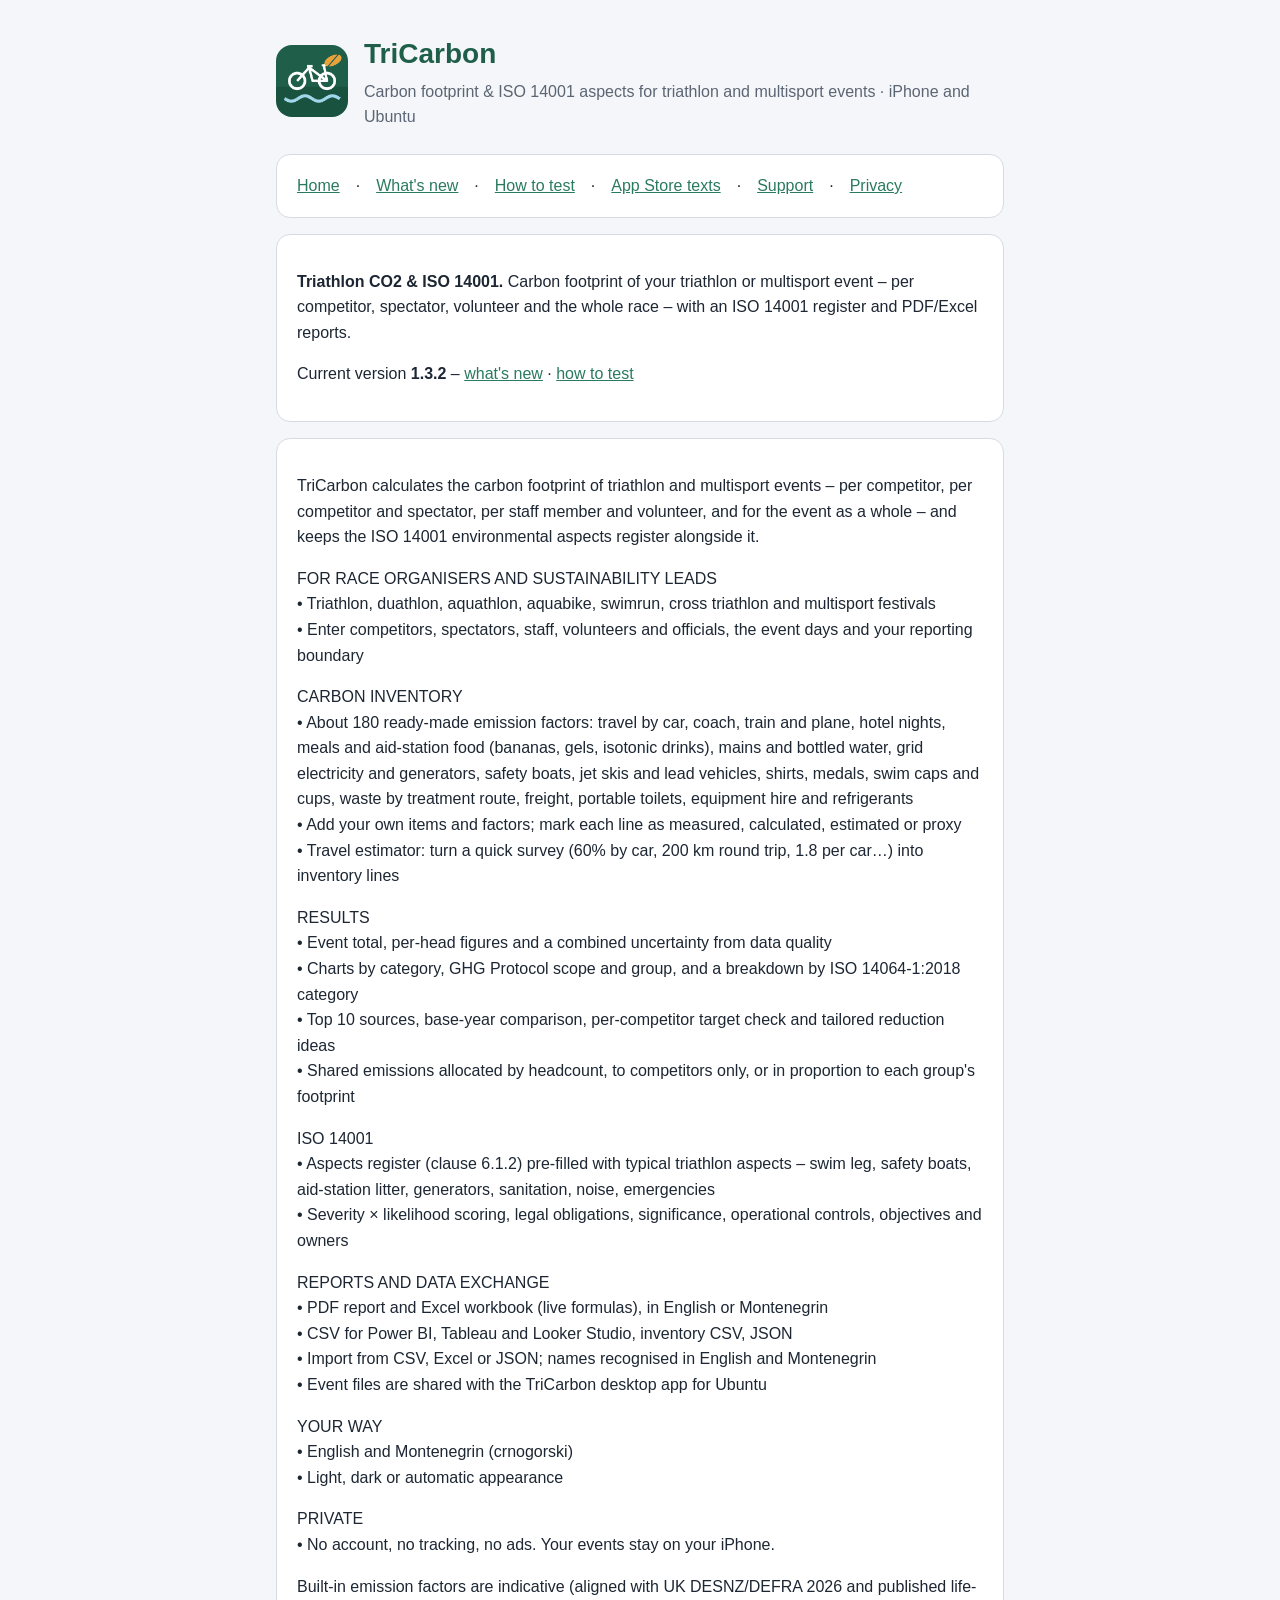
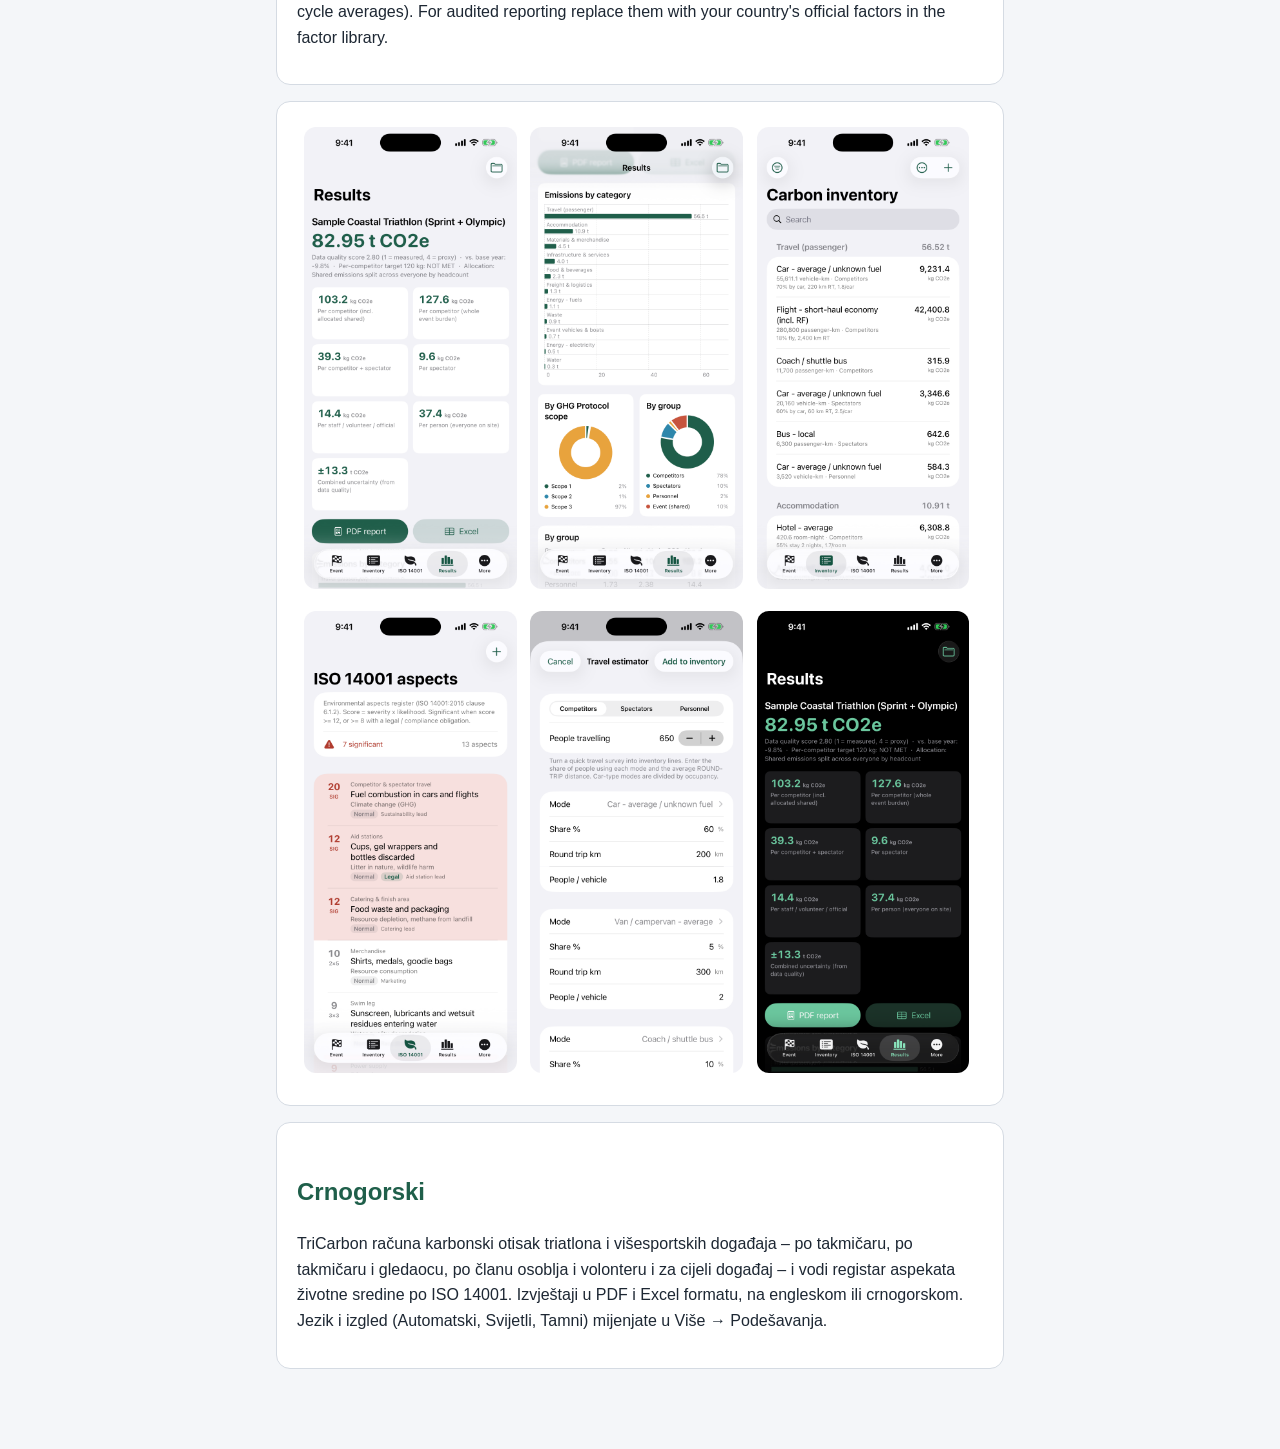
<file: index.html>
<!doctype html><html lang="en"><head><meta charset="utf-8"><meta name="viewport" content="width=device-width,initial-scale=1">
<title>TriCarbon – TriCarbon</title><link rel="stylesheet" href="style.css"></head><body><main>
<header><img src="icon.png" alt=""><div><h1>TriCarbon</h1><p class="sub">Carbon footprint &amp; ISO 14001 aspects for triathlon and multisport events · iPhone and Ubuntu</p></div></header>
<nav class="card"><a href="index.html">Home</a> · <a href="whats-new.html">What's new</a> · <a href="testing.html">How to test</a> ·
<a href="app-store.html">App Store texts</a> · <a href="support.html">Support</a> · <a href="privacy.html">Privacy</a></nav>
<div class="card"><p><strong>Triathlon CO2 &amp; ISO 14001.</strong> Carbon footprint of your triathlon or multisport event – per competitor, spectator, volunteer and the whole race – with an ISO 14001 register and PDF/Excel reports.</p>
<p>Current version <strong>1.3.2</strong> – <a href="whats-new.html">what's new</a> · <a href="testing.html">how to test</a></p></div>
<div class="card"><p>TriCarbon calculates the carbon footprint of triathlon and multisport events – per competitor, per competitor and spectator, per staff member and volunteer, and for the event as a whole – and keeps the ISO 14001 environmental aspects register alongside it.</p><p>FOR RACE ORGANISERS AND SUSTAINABILITY LEADS<br>• Triathlon, duathlon, aquathlon, aquabike, swimrun, cross triathlon and multisport festivals<br>• Enter competitors, spectators, staff, volunteers and officials, the event days and your reporting boundary</p><p>CARBON INVENTORY<br>• About 180 ready-made emission factors: travel by car, coach, train and plane, hotel nights, meals and aid-station food (bananas, gels, isotonic drinks), mains and bottled water, grid electricity and generators, safety boats, jet skis and lead vehicles, shirts, medals, swim caps and cups, waste by treatment route, freight, portable toilets, equipment hire and refrigerants<br>• Add your own items and factors; mark each line as measured, calculated, estimated or proxy<br>• Travel estimator: turn a quick survey (60% by car, 200 km round trip, 1.8 per car…) into inventory lines</p><p>RESULTS<br>• Event total, per-head figures and a combined uncertainty from data quality<br>• Charts by category, GHG Protocol scope and group, and a breakdown by ISO 14064-1:2018 category<br>• Top 10 sources, base-year comparison, per-competitor target check and tailored reduction ideas<br>• Shared emissions allocated by headcount, to competitors only, or in proportion to each group&#x27;s footprint</p><p>ISO 14001<br>• Aspects register (clause 6.1.2) pre-filled with typical triathlon aspects – swim leg, safety boats, aid-station litter, generators, sanitation, noise, emergencies<br>• Severity × likelihood scoring, legal obligations, significance, operational controls, objectives and owners</p><p>REPORTS AND DATA EXCHANGE<br>• PDF report and Excel workbook (live formulas), in English or Montenegrin<br>• CSV for Power BI, Tableau and Looker Studio, inventory CSV, JSON<br>• Import from CSV, Excel or JSON; names recognised in English and Montenegrin<br>• Event files are shared with the TriCarbon desktop app for Ubuntu</p><p>YOUR WAY<br>• English and Montenegrin (crnogorski)<br>• Light, dark or automatic appearance</p><p>PRIVATE<br>• No account, no tracking, no ads. Your events stay on your iPhone.</p><p>Built-in emission factors are indicative (aligned with UK DESNZ/DEFRA 2026 and published life-cycle averages). For audited reporting replace them with your country&#x27;s official factors in the factor library.</p></div>
<div class="card"><img src="screenshots/01-results.png" alt="01-results" style="width:31%;margin:1%;border-radius:12px"><img src="screenshots/02-charts.png" alt="02-charts" style="width:31%;margin:1%;border-radius:12px"><img src="screenshots/03-inventory.png" alt="03-inventory" style="width:31%;margin:1%;border-radius:12px"><img src="screenshots/04-iso14001.png" alt="04-iso14001" style="width:31%;margin:1%;border-radius:12px"><img src="screenshots/05-travel-estimator.png" alt="05-travel-estimator" style="width:31%;margin:1%;border-radius:12px"><img src="screenshots/06-dark-mode.png" alt="06-dark-mode" style="width:31%;margin:1%;border-radius:12px"></div>
<div class="card" lang="sr-Latn-ME"><h2>Crnogorski</h2><p>TriCarbon računa karbonski otisak triatlona i višesportskih događaja –
po takmičaru, po takmičaru i gledaocu, po članu osoblja i volonteru i za cijeli događaj – i vodi registar aspekata životne sredine
po ISO 14001. Izvještaji u PDF i Excel formatu, na engleskom ili crnogorskom. Jezik i izgled (Automatski, Svijetli, Tamni)
mijenjate u Više → Podešavanja.</p></div>
</main></body></html>
</file>
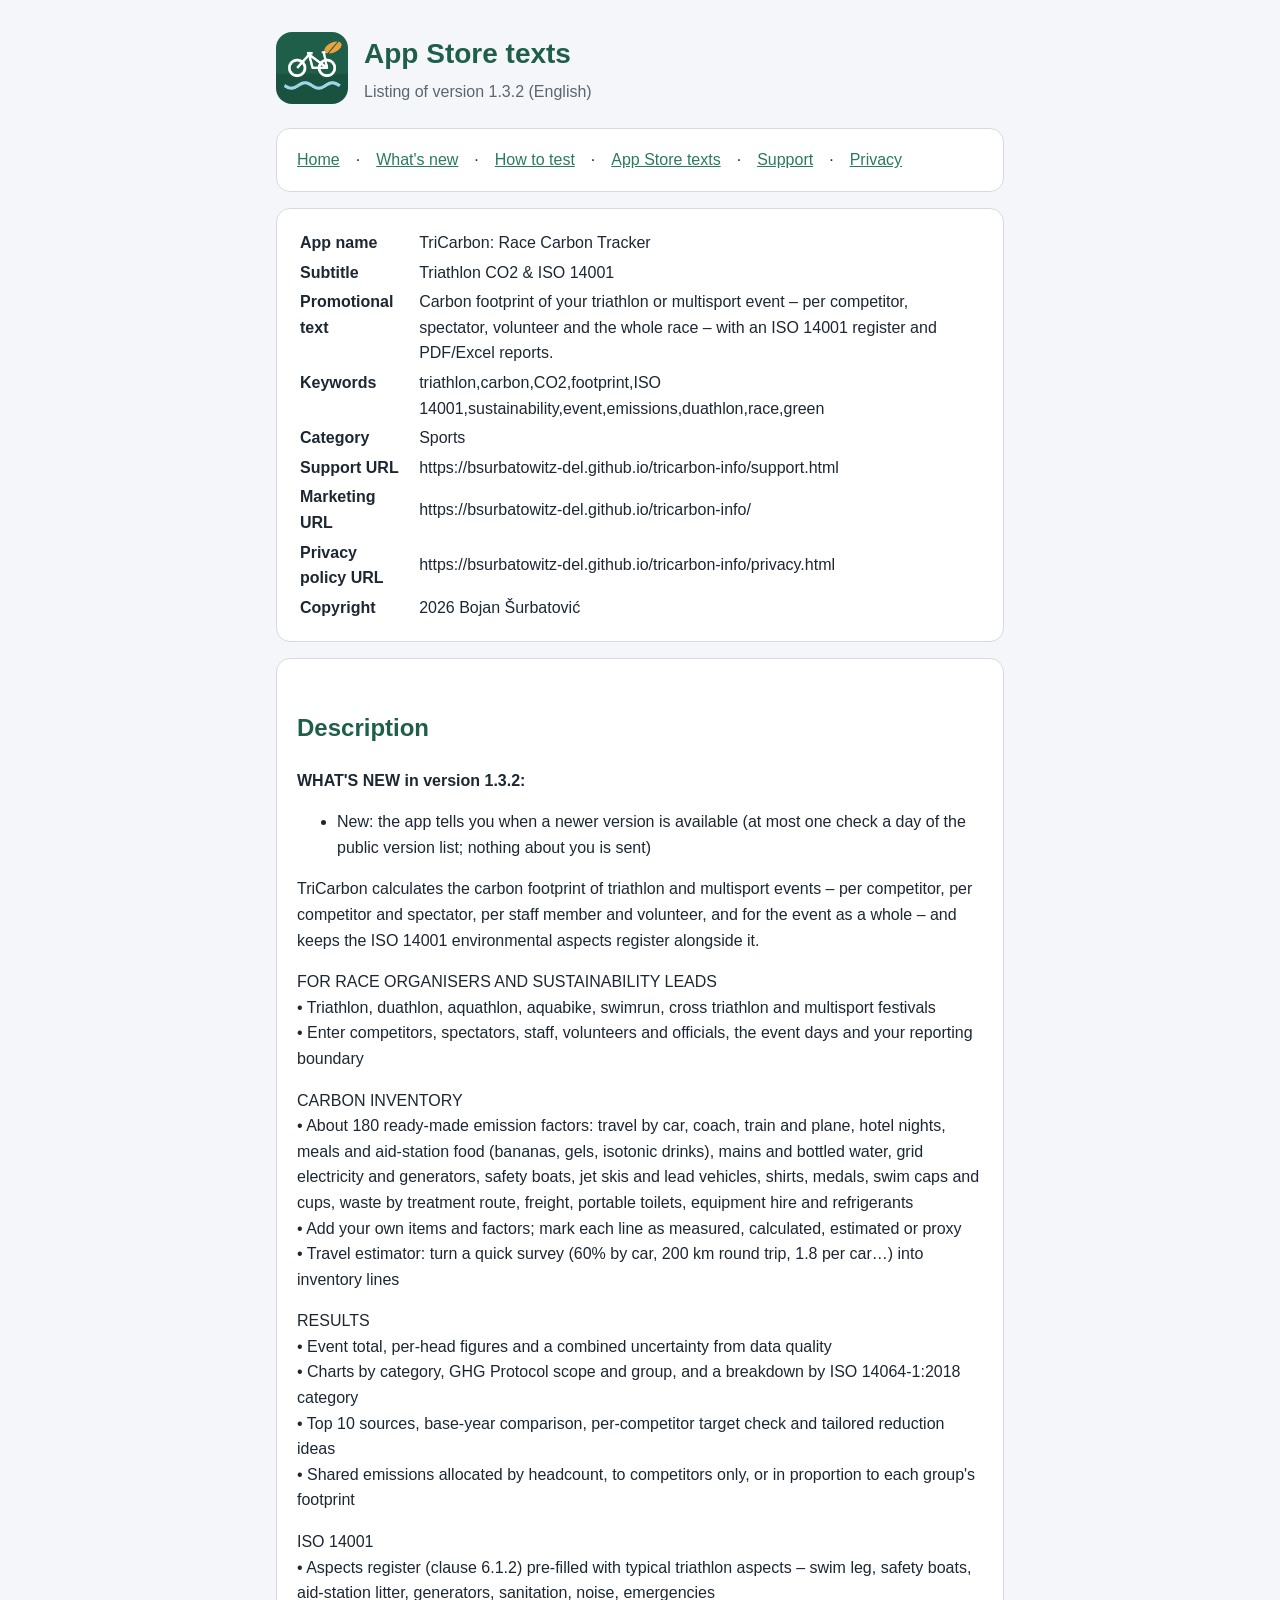
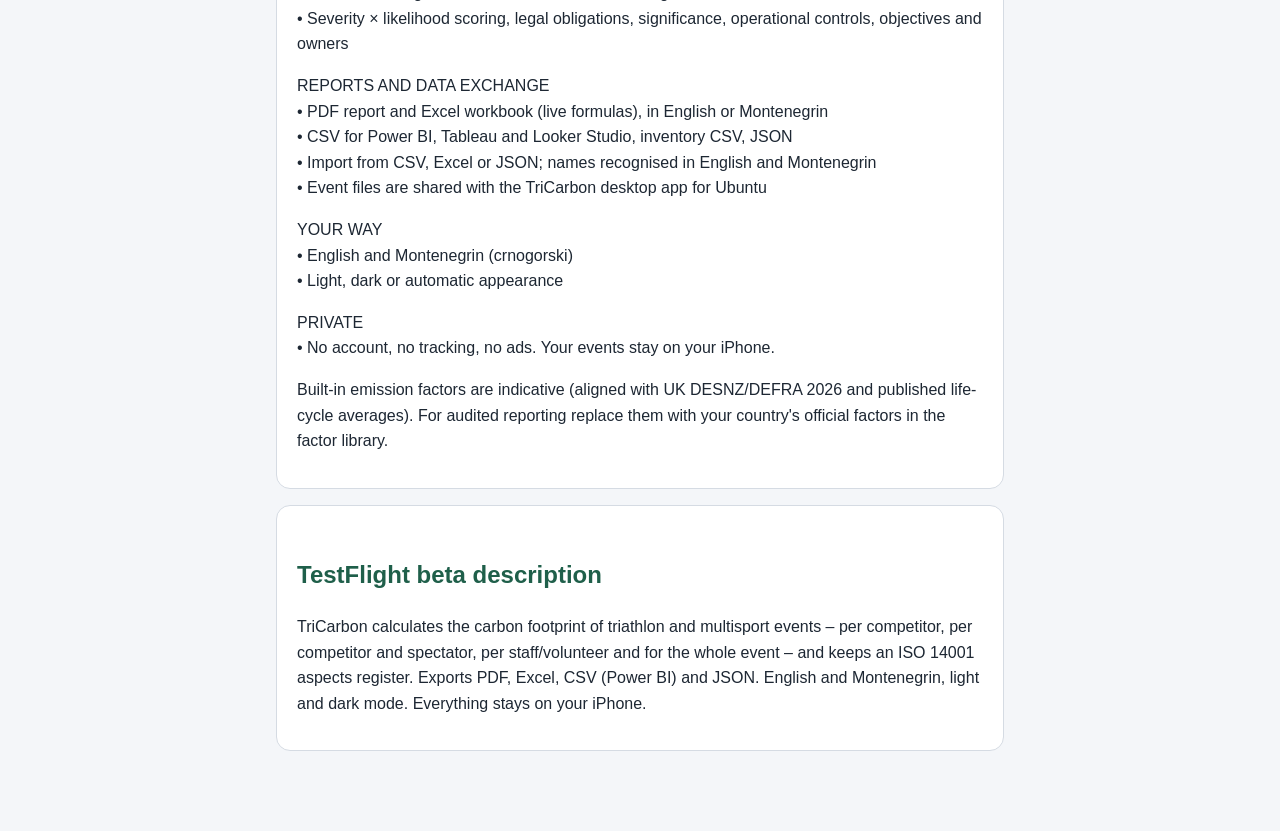
<file: app-store.html>
<!doctype html><html lang="en"><head><meta charset="utf-8"><meta name="viewport" content="width=device-width,initial-scale=1">
<title>TriCarbon – App Store texts</title><link rel="stylesheet" href="style.css"></head><body><main>
<header><img src="icon.png" alt=""><div><h1>App Store texts</h1><p class="sub">Listing of version 1.3.2 (English)</p></div></header>
<nav class="card"><a href="index.html">Home</a> · <a href="whats-new.html">What's new</a> · <a href="testing.html">How to test</a> ·
<a href="app-store.html">App Store texts</a> · <a href="support.html">Support</a> · <a href="privacy.html">Privacy</a></nav>
<div class="card"><table><tr><th style='text-align:left;vertical-align:top;padding-right:12px'>App name</th><td>TriCarbon: Race Carbon Tracker</td></tr><tr><th style='text-align:left;vertical-align:top;padding-right:12px'>Subtitle</th><td>Triathlon CO2 &amp; ISO 14001</td></tr><tr><th style='text-align:left;vertical-align:top;padding-right:12px'>Promotional text</th><td>Carbon footprint of your triathlon or multisport event – per competitor, spectator, volunteer and the whole race – with an ISO 14001 register and PDF/Excel reports.</td></tr><tr><th style='text-align:left;vertical-align:top;padding-right:12px'>Keywords</th><td>triathlon,carbon,CO2,footprint,ISO 14001,sustainability,event,emissions,duathlon,race,green</td></tr><tr><th style='text-align:left;vertical-align:top;padding-right:12px'>Category</th><td>Sports</td></tr><tr><th style='text-align:left;vertical-align:top;padding-right:12px'>Support URL</th><td>https://bsurbatowitz-del.github.io/tricarbon-info/support.html</td></tr><tr><th style='text-align:left;vertical-align:top;padding-right:12px'>Marketing URL</th><td>https://bsurbatowitz-del.github.io/tricarbon-info/</td></tr><tr><th style='text-align:left;vertical-align:top;padding-right:12px'>Privacy policy URL</th><td>https://bsurbatowitz-del.github.io/tricarbon-info/privacy.html</td></tr><tr><th style='text-align:left;vertical-align:top;padding-right:12px'>Copyright</th><td>2026 Bojan Šurbatović</td></tr></table></div>
<div class="card"><h2>Description</h2><p><strong>WHAT'S NEW in version 1.3.2:</strong></p><ul><li>New: the app tells you when a newer version is available (at most one check a day of the public version list; nothing about you is sent)</li></ul><p>TriCarbon calculates the carbon footprint of triathlon and multisport events – per competitor, per competitor and spectator, per staff member and volunteer, and for the event as a whole – and keeps the ISO 14001 environmental aspects register alongside it.</p><p>FOR RACE ORGANISERS AND SUSTAINABILITY LEADS<br>• Triathlon, duathlon, aquathlon, aquabike, swimrun, cross triathlon and multisport festivals<br>• Enter competitors, spectators, staff, volunteers and officials, the event days and your reporting boundary</p><p>CARBON INVENTORY<br>• About 180 ready-made emission factors: travel by car, coach, train and plane, hotel nights, meals and aid-station food (bananas, gels, isotonic drinks), mains and bottled water, grid electricity and generators, safety boats, jet skis and lead vehicles, shirts, medals, swim caps and cups, waste by treatment route, freight, portable toilets, equipment hire and refrigerants<br>• Add your own items and factors; mark each line as measured, calculated, estimated or proxy<br>• Travel estimator: turn a quick survey (60% by car, 200 km round trip, 1.8 per car…) into inventory lines</p><p>RESULTS<br>• Event total, per-head figures and a combined uncertainty from data quality<br>• Charts by category, GHG Protocol scope and group, and a breakdown by ISO 14064-1:2018 category<br>• Top 10 sources, base-year comparison, per-competitor target check and tailored reduction ideas<br>• Shared emissions allocated by headcount, to competitors only, or in proportion to each group&#x27;s footprint</p><p>ISO 14001<br>• Aspects register (clause 6.1.2) pre-filled with typical triathlon aspects – swim leg, safety boats, aid-station litter, generators, sanitation, noise, emergencies<br>• Severity × likelihood scoring, legal obligations, significance, operational controls, objectives and owners</p><p>REPORTS AND DATA EXCHANGE<br>• PDF report and Excel workbook (live formulas), in English or Montenegrin<br>• CSV for Power BI, Tableau and Looker Studio, inventory CSV, JSON<br>• Import from CSV, Excel or JSON; names recognised in English and Montenegrin<br>• Event files are shared with the TriCarbon desktop app for Ubuntu</p><p>YOUR WAY<br>• English and Montenegrin (crnogorski)<br>• Light, dark or automatic appearance</p><p>PRIVATE<br>• No account, no tracking, no ads. Your events stay on your iPhone.</p><p>Built-in emission factors are indicative (aligned with UK DESNZ/DEFRA 2026 and published life-cycle averages). For audited reporting replace them with your country&#x27;s official factors in the factor library.</p></div>
<div class="card"><h2>TestFlight beta description</h2><p>TriCarbon calculates the carbon footprint of triathlon and multisport events – per competitor, per competitor and spectator, per staff/volunteer and for the whole event – and keeps an ISO 14001 aspects register. Exports PDF, Excel, CSV (Power BI) and JSON. English and Montenegrin, light and dark mode. Everything stays on your iPhone.</p></div>
</main></body></html>
</file>
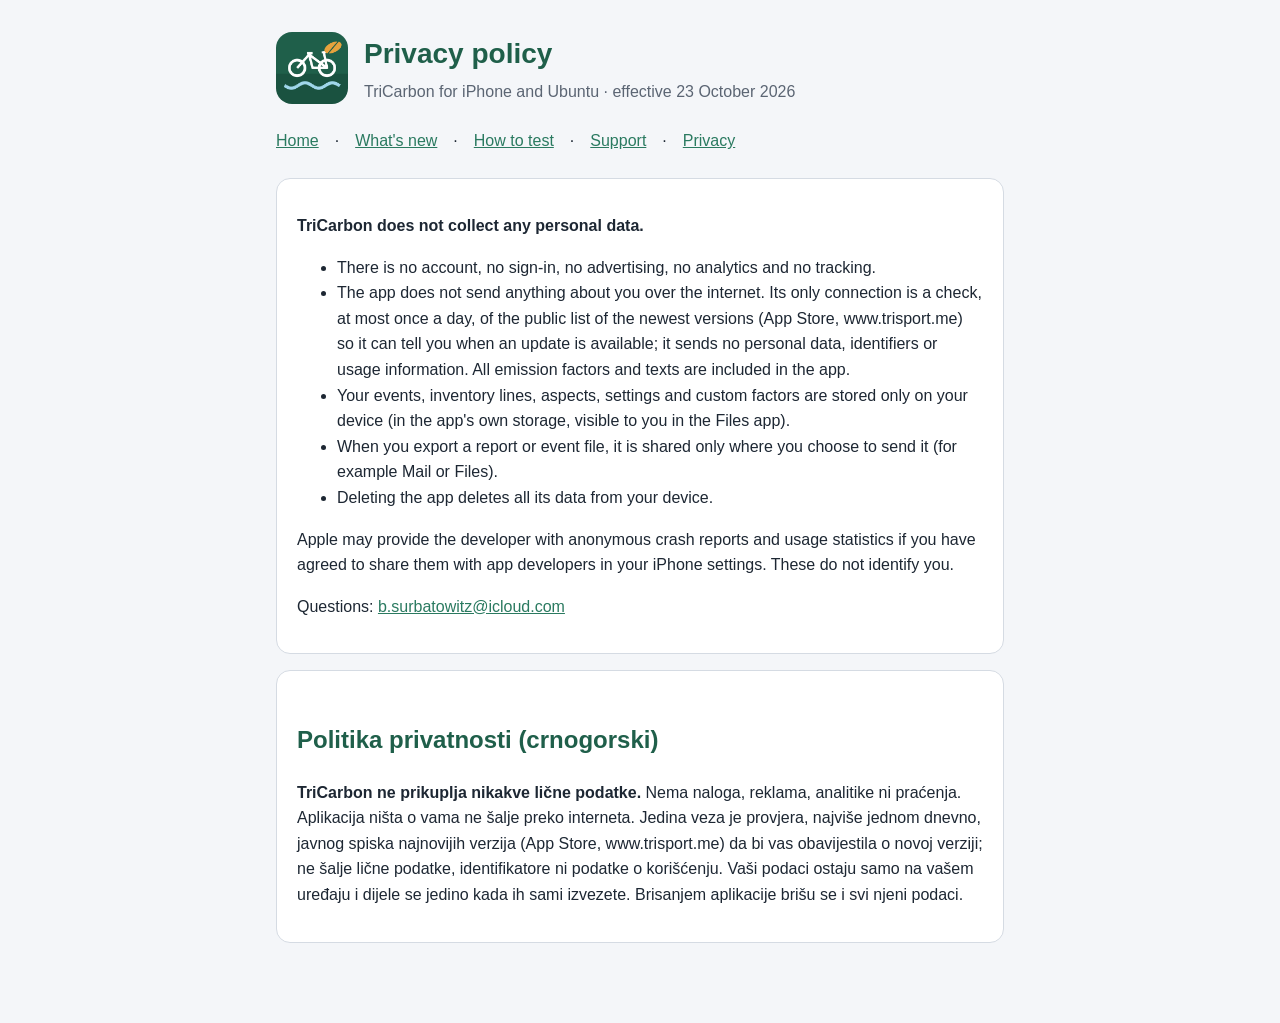
<file: privacy.html>
<!doctype html><html lang="en"><head><meta charset="utf-8"><meta name="viewport" content="width=device-width,initial-scale=1">
<title>TriCarbon – Privacy policy</title><link rel="stylesheet" href="style.css"></head><body><main>
<header><img src="icon.png" alt=""><div><h1>Privacy policy</h1><p class="sub">TriCarbon for iPhone and Ubuntu · effective 23 October 2026</p></div></header><nav class=\"card\"><a href=\"index.html\">Home</a> · <a href=\"whats-new.html\">What's new</a> · <a href=\"testing.html\">How to test</a> · <a href=\"support.html\">Support</a> · <a href=\"privacy.html\">Privacy</a></nav>
<div class="card">
<p><strong>TriCarbon does not collect any personal data.</strong></p>
<ul>
<li>There is no account, no sign-in, no advertising, no analytics and no tracking.</li>
<li>The app does not send anything about you over the internet. Its only connection is a check, at most once a day, of the public list of the newest versions (App Store, www.trisport.me) so it can tell you when an update is available; it sends no personal data, identifiers or usage information. All emission factors and texts are included in the app.</li>
<li>Your events, inventory lines, aspects, settings and custom factors are stored only on your device (in the app's own storage, visible to you in the Files app).</li>
<li>When you export a report or event file, it is shared only where you choose to send it (for example Mail or Files).</li>
<li>Deleting the app deletes all its data from your device.</li>
</ul>
<p>Apple may provide the developer with anonymous crash reports and usage statistics if you have agreed to share them with app developers in your iPhone settings. These do not identify you.</p>
<p>Questions: <a href="mailto:b.surbatowitz@icloud.com">b.surbatowitz@icloud.com</a></p>
</div>
<div class="card" lang="sr-Latn-ME"><h2>Politika privatnosti (crnogorski)</h2>
<p><strong>TriCarbon ne prikuplja nikakve lične podatke.</strong> Nema naloga, reklama, analitike ni praćenja. Aplikacija ništa o vama ne šalje preko interneta. Jedina veza je provjera, najviše jednom dnevno, javnog spiska najnovijih verzija (App Store, www.trisport.me) da bi vas obavijestila o novoj verziji; ne šalje lične podatke, identifikatore ni podatke o korišćenju. Vaši podaci ostaju samo na vašem uređaju i dijele se jedino kada ih sami izvezete. Brisanjem aplikacije brišu se i svi njeni podaci.</p></div>
</main></body></html>
</file>
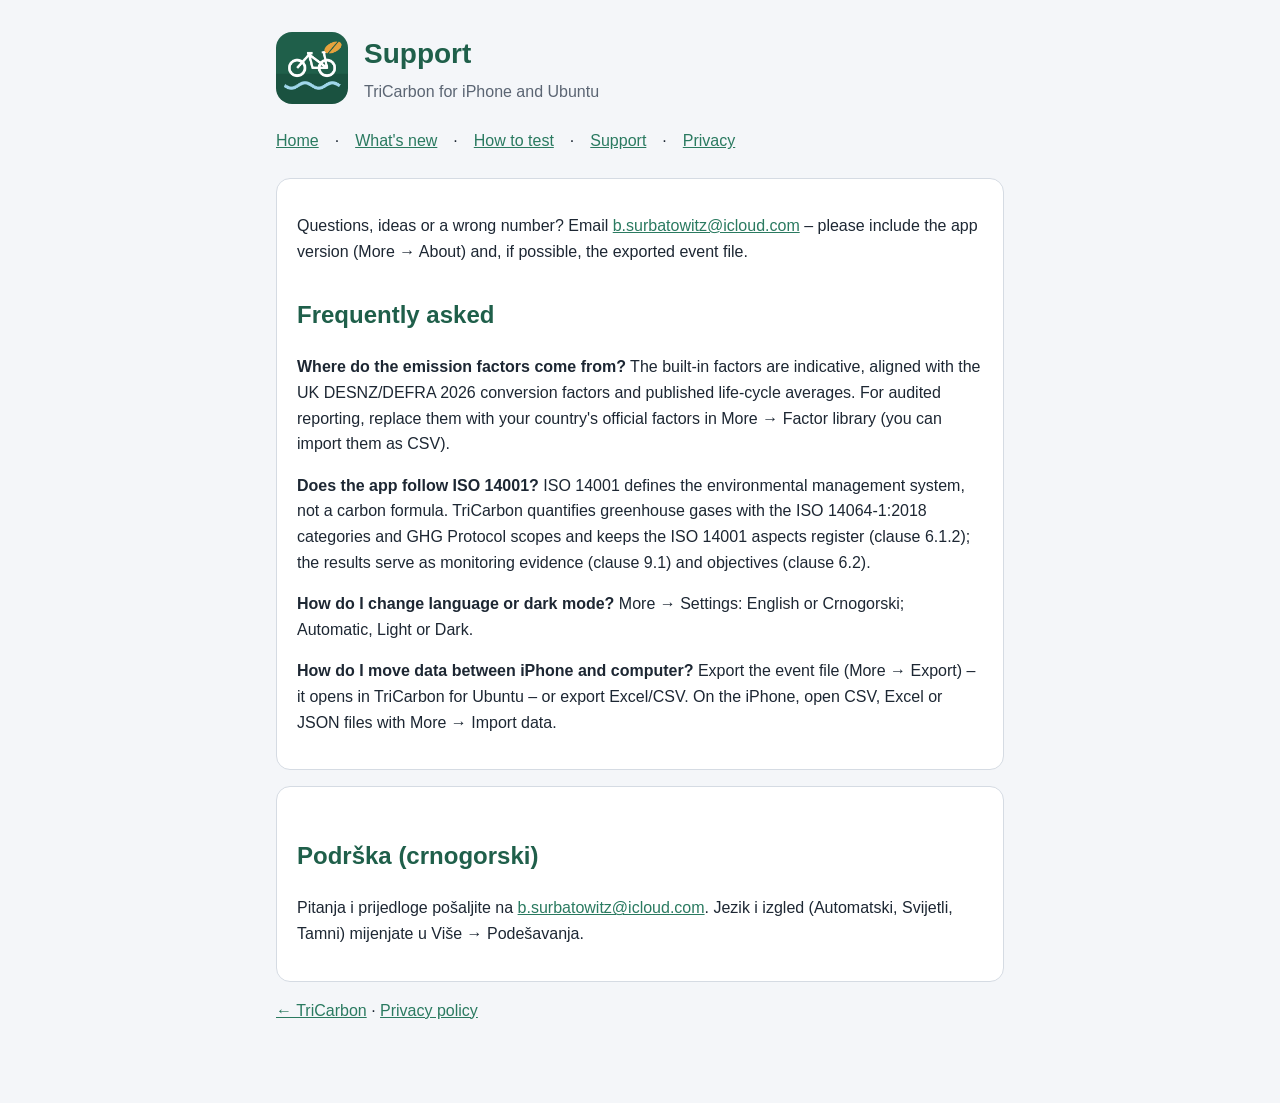
<file: support.html>
<!doctype html><html lang="en"><head><meta charset="utf-8"><meta name="viewport" content="width=device-width,initial-scale=1">
<title>TriCarbon – Support</title><link rel="stylesheet" href="style.css"></head><body><main>
<header><img src="icon.png" alt=""><div><h1>Support</h1><p class="sub">TriCarbon for iPhone and Ubuntu</p></div></header><nav class=\"card\"><a href=\"index.html\">Home</a> · <a href=\"whats-new.html\">What's new</a> · <a href=\"testing.html\">How to test</a> · <a href=\"support.html\">Support</a> · <a href=\"privacy.html\">Privacy</a></nav>
<div class="card">
<p>Questions, ideas or a wrong number? Email <a href="mailto:b.surbatowitz@icloud.com">b.surbatowitz@icloud.com</a> – please include the app version (More → About) and, if possible, the exported event file.</p>
<h2>Frequently asked</h2>
<p><strong>Where do the emission factors come from?</strong> The built-in factors are indicative, aligned with the UK DESNZ/DEFRA 2026 conversion factors and published life-cycle averages. For audited reporting, replace them with your country's official factors in More → Factor library (you can import them as CSV).</p>
<p><strong>Does the app follow ISO 14001?</strong> ISO 14001 defines the environmental management system, not a carbon formula. TriCarbon quantifies greenhouse gases with the ISO 14064-1:2018 categories and GHG Protocol scopes and keeps the ISO 14001 aspects register (clause 6.1.2); the results serve as monitoring evidence (clause 9.1) and objectives (clause 6.2).</p>
<p><strong>How do I change language or dark mode?</strong> More → Settings: English or Crnogorski; Automatic, Light or Dark.</p>
<p><strong>How do I move data between iPhone and computer?</strong> Export the event file (More → Export) – it opens in TriCarbon for Ubuntu – or export Excel/CSV. On the iPhone, open CSV, Excel or JSON files with More → Import data.</p>
</div>
<div class="card" lang="sr-Latn-ME"><h2>Podrška (crnogorski)</h2>
<p>Pitanja i prijedloge pošaljite na <a href="mailto:b.surbatowitz@icloud.com">b.surbatowitz@icloud.com</a>. Jezik i izgled (Automatski, Svijetli, Tamni) mijenjate u Više → Podešavanja.</p></div>
<p><a href="index.html">← TriCarbon</a> · <a href="privacy.html">Privacy policy</a></p>
</main></body></html>
</file>
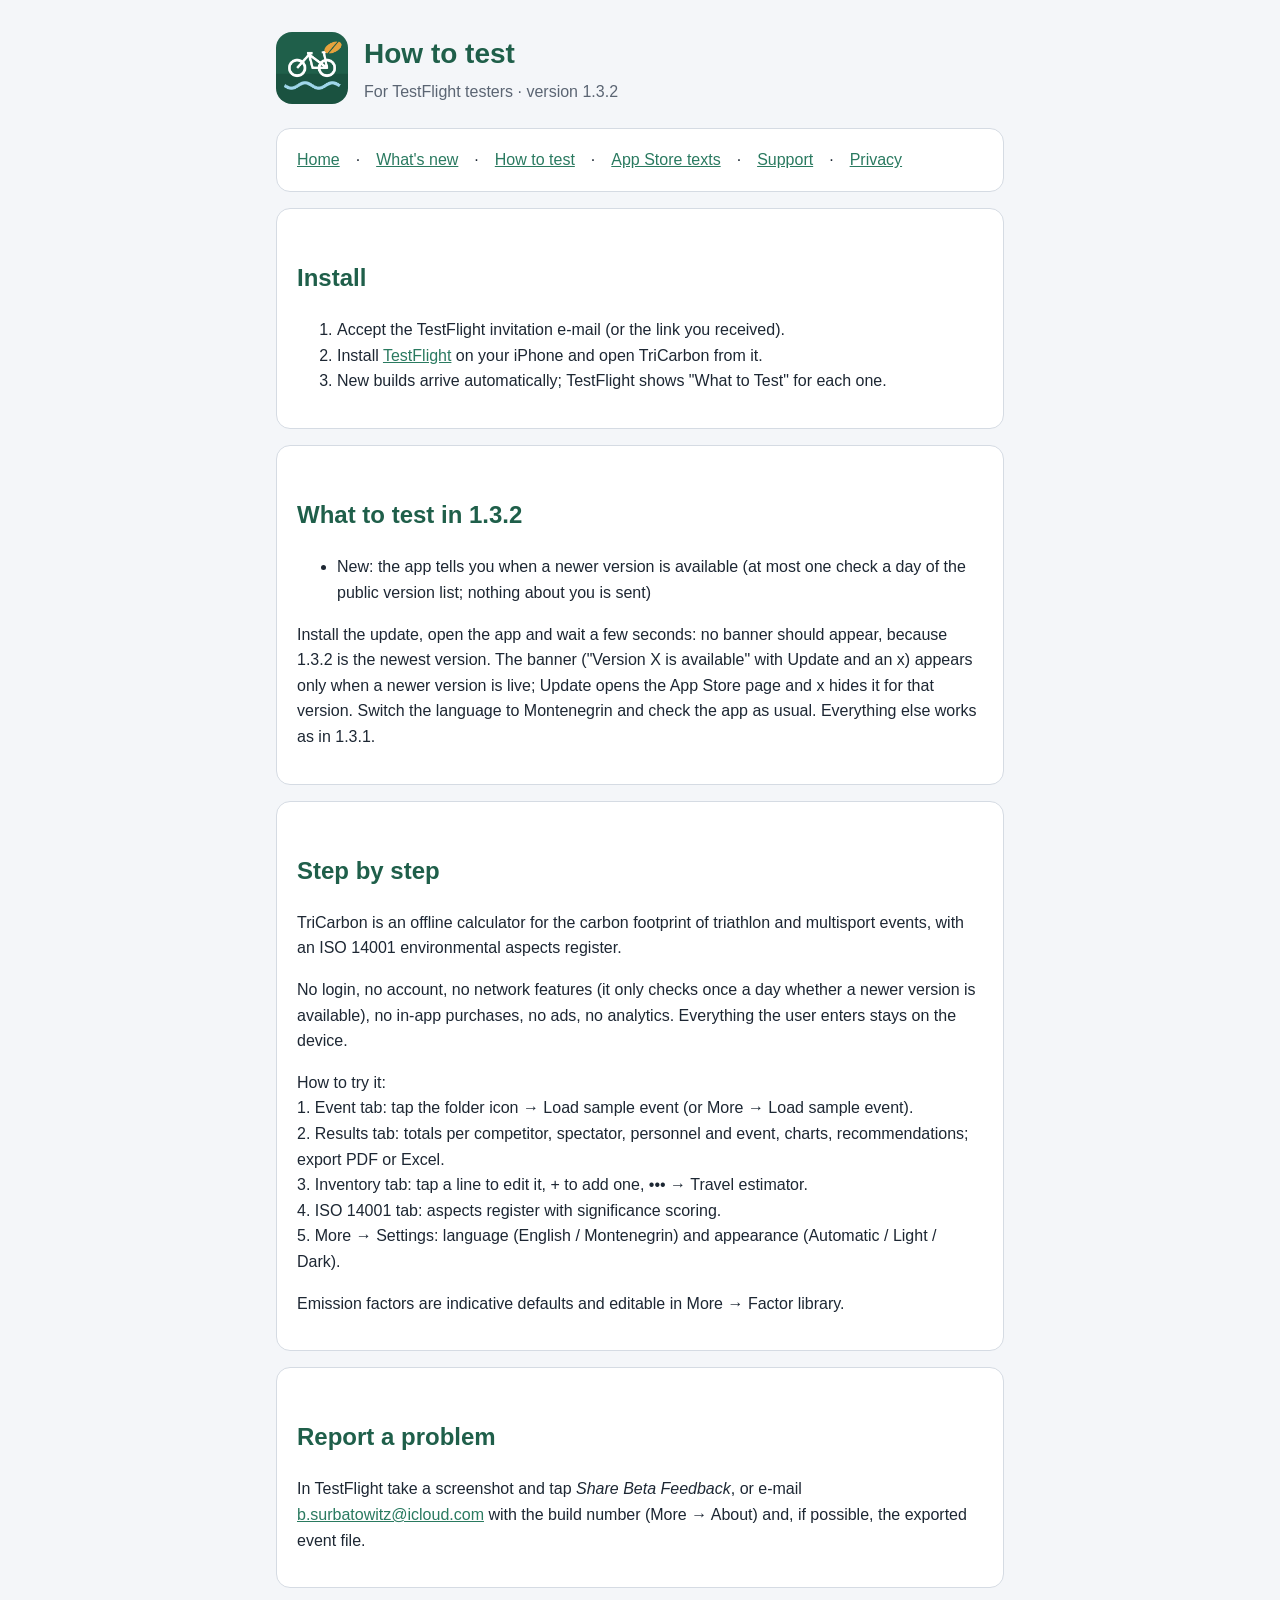
<file: testing.html>
<!doctype html><html lang="en"><head><meta charset="utf-8"><meta name="viewport" content="width=device-width,initial-scale=1">
<title>TriCarbon – How to test</title><link rel="stylesheet" href="style.css"></head><body><main>
<header><img src="icon.png" alt=""><div><h1>How to test</h1><p class="sub">For TestFlight testers · version 1.3.2</p></div></header>
<nav class="card"><a href="index.html">Home</a> · <a href="whats-new.html">What's new</a> · <a href="testing.html">How to test</a> ·
<a href="app-store.html">App Store texts</a> · <a href="support.html">Support</a> · <a href="privacy.html">Privacy</a></nav>
<div class="card"><h2>Install</h2><ol><li>Accept the TestFlight invitation e-mail (or the link you received).</li>
<li>Install <a href="https://apps.apple.com/app/testflight/id899247664">TestFlight</a> on your iPhone and open TriCarbon from it.</li>
<li>New builds arrive automatically; TestFlight shows "What to Test" for each one.</li></ol></div>
<div class="card"><h2>What to test in 1.3.2</h2><ul><li>New: the app tells you when a newer version is available (at most one check a day of the public version list; nothing about you is sent)</li></ul><p>Install the update, open the app and wait a few seconds: no banner should appear, because 1.3.2 is the newest version. The banner (&quot;Version X is available&quot; with Update and an x) appears only when a newer version is live; Update opens the App Store page and x hides it for that version. Switch the language to Montenegrin and check the app as usual. Everything else works as in 1.3.1.</p></div>
<div class="card"><h2>Step by step</h2><p>TriCarbon is an offline calculator for the carbon footprint of triathlon and multisport events, with an ISO 14001 environmental aspects register.</p><p>No login, no account, no network features (it only checks once a day whether a newer version is available), no in-app purchases, no ads, no analytics. Everything the user enters stays on the device.</p><p>How to try it:<br>1. Event tab: tap the folder icon → Load sample event (or More → Load sample event).<br>2. Results tab: totals per competitor, spectator, personnel and event, charts, recommendations; export PDF or Excel.<br>3. Inventory tab: tap a line to edit it, + to add one, ••• → Travel estimator.<br>4. ISO 14001 tab: aspects register with significance scoring.<br>5. More → Settings: language (English / Montenegrin) and appearance (Automatic / Light / Dark).</p><p>Emission factors are indicative defaults and editable in More → Factor library.</p></div>
<div class="card"><h2>Report a problem</h2><p>In TestFlight take a screenshot and tap <em>Share Beta Feedback</em>, or e-mail
<a href="mailto:b.surbatowitz@icloud.com">b.surbatowitz@icloud.com</a> with the build number
(More → About) and, if possible, the exported event file.</p></div>
</main></body></html>
</file>
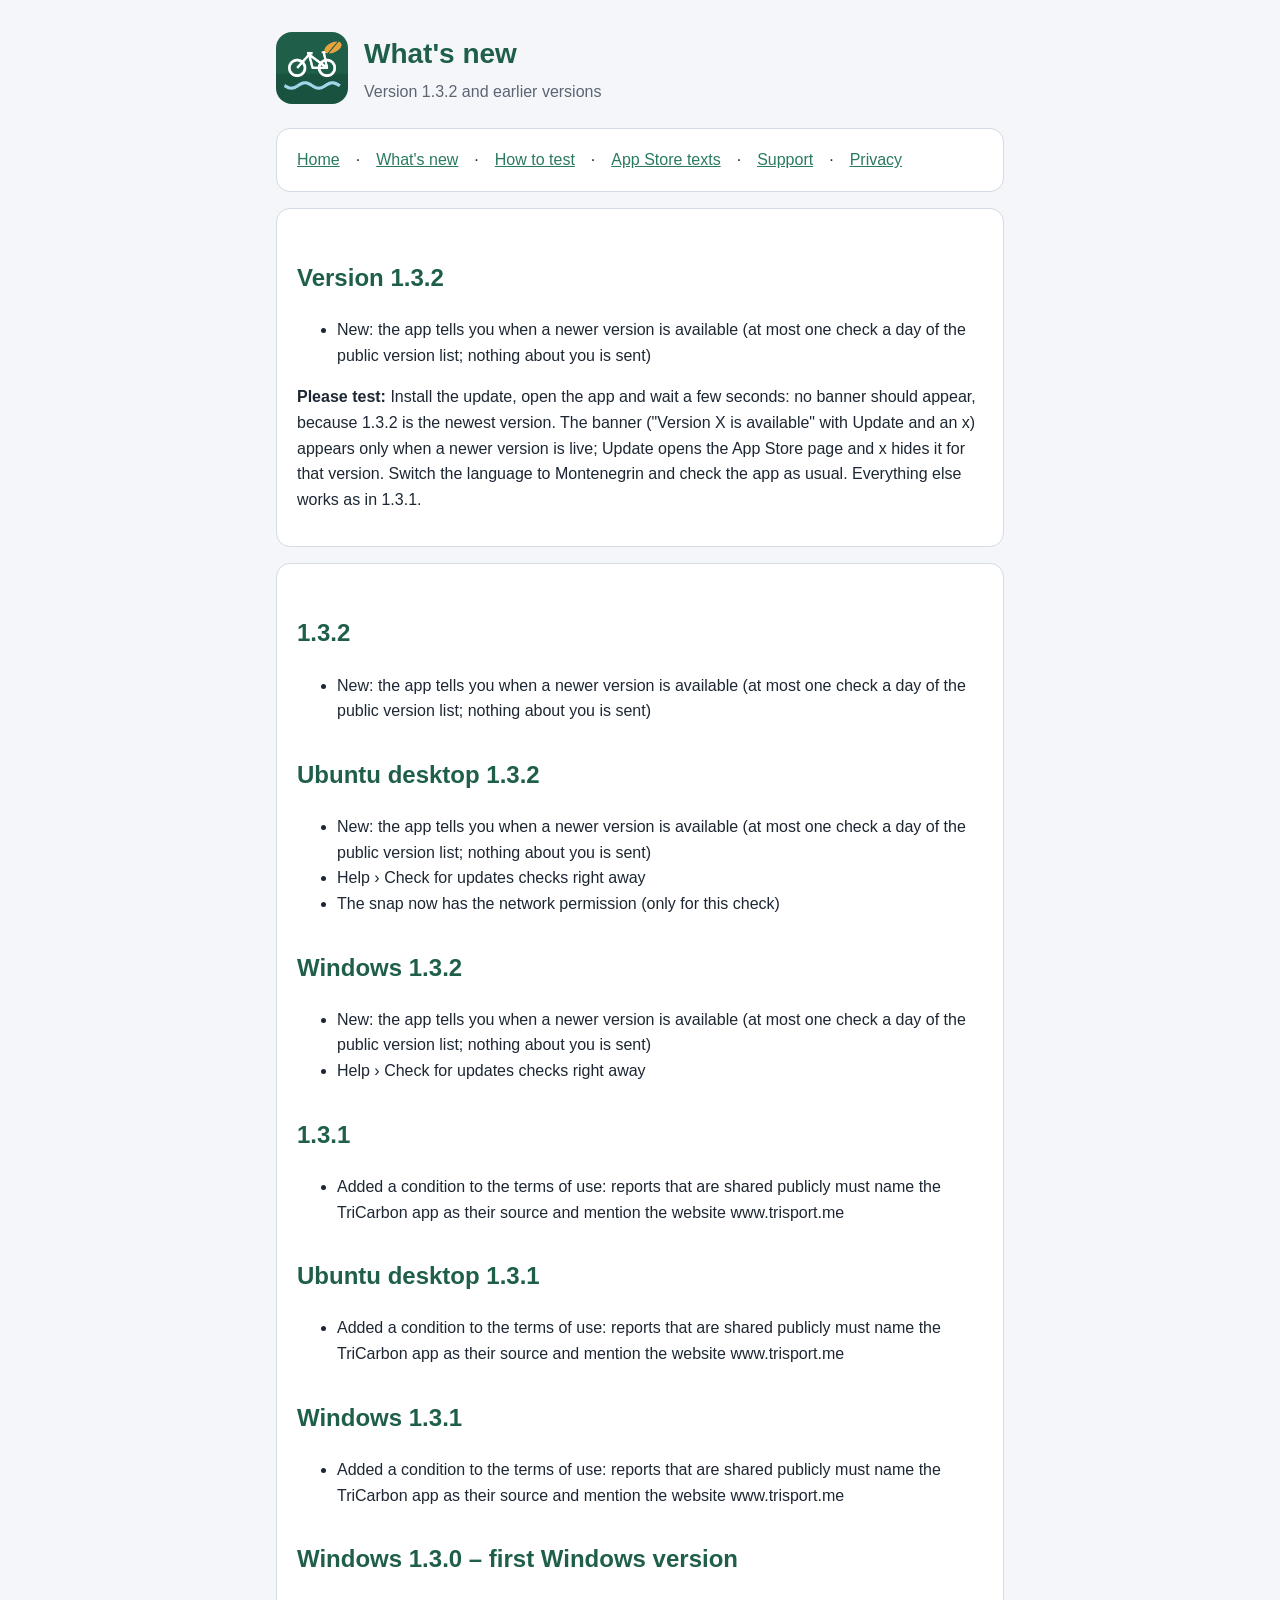
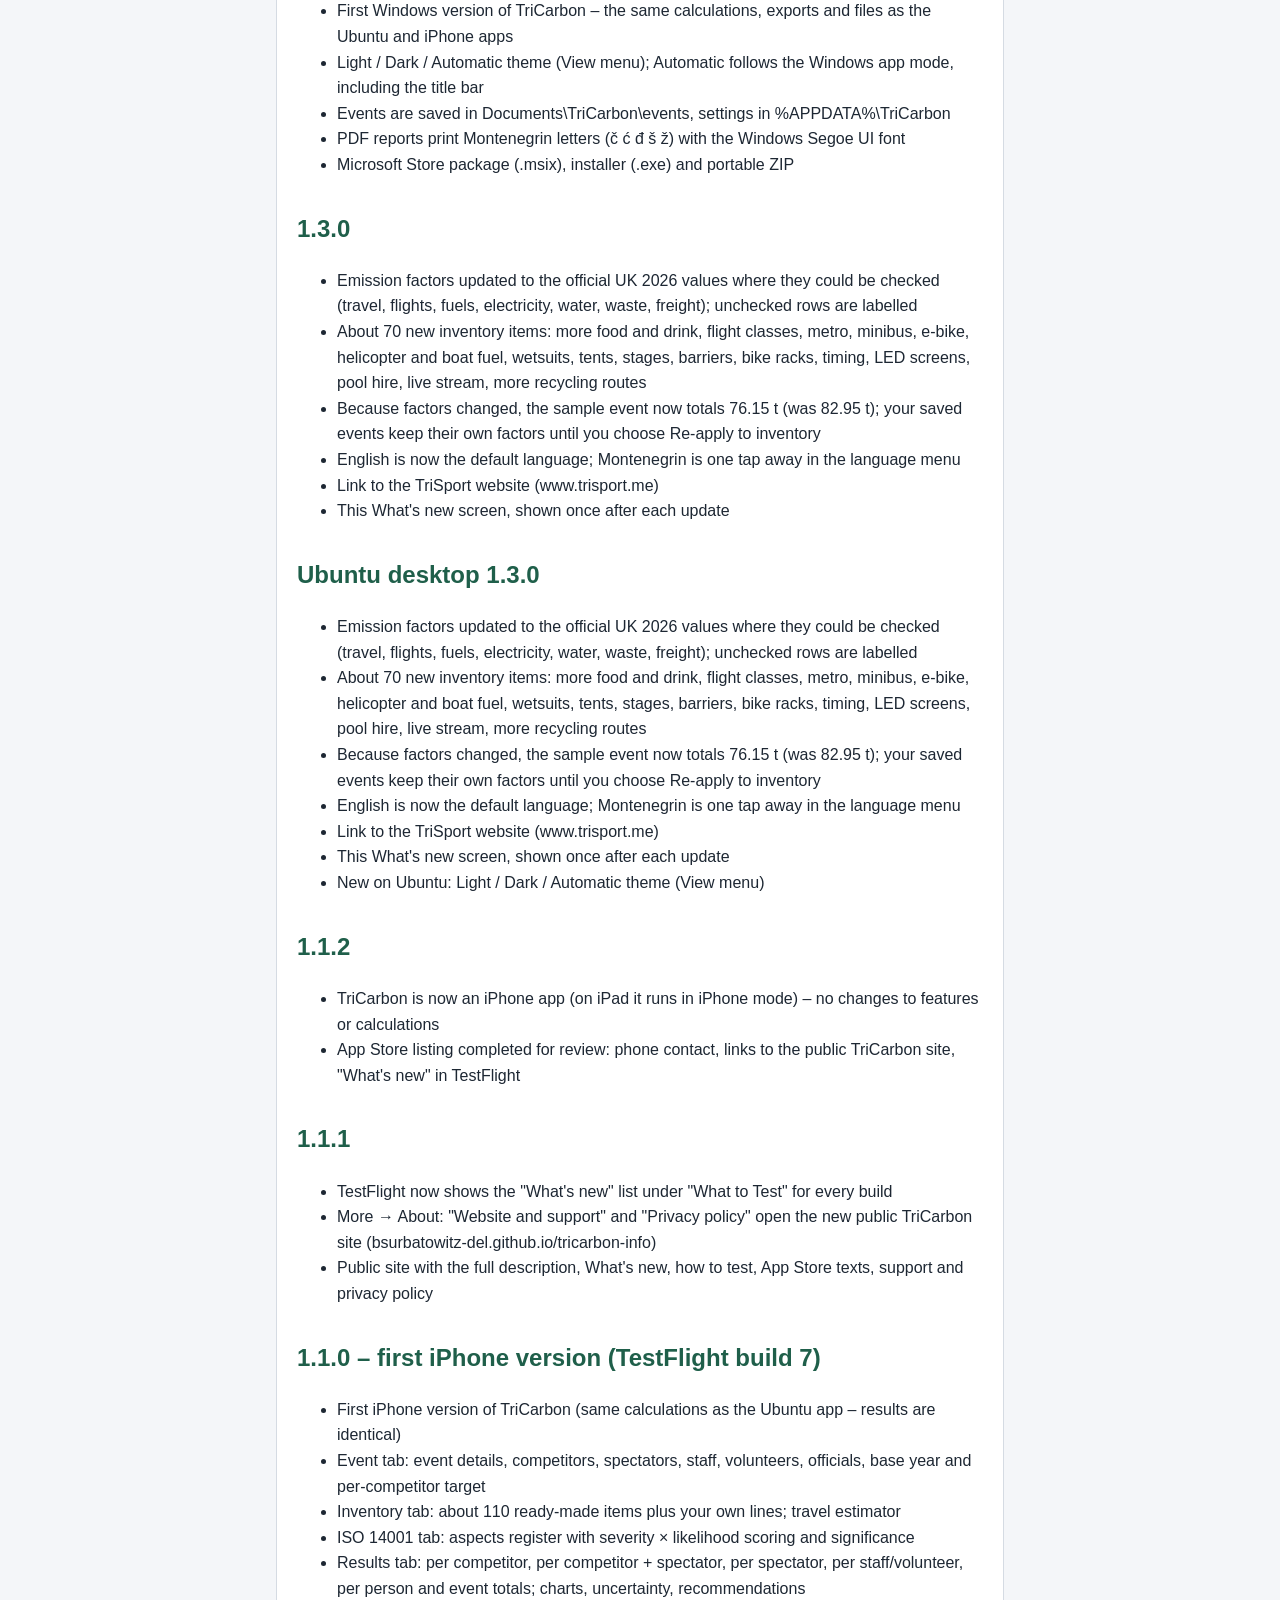
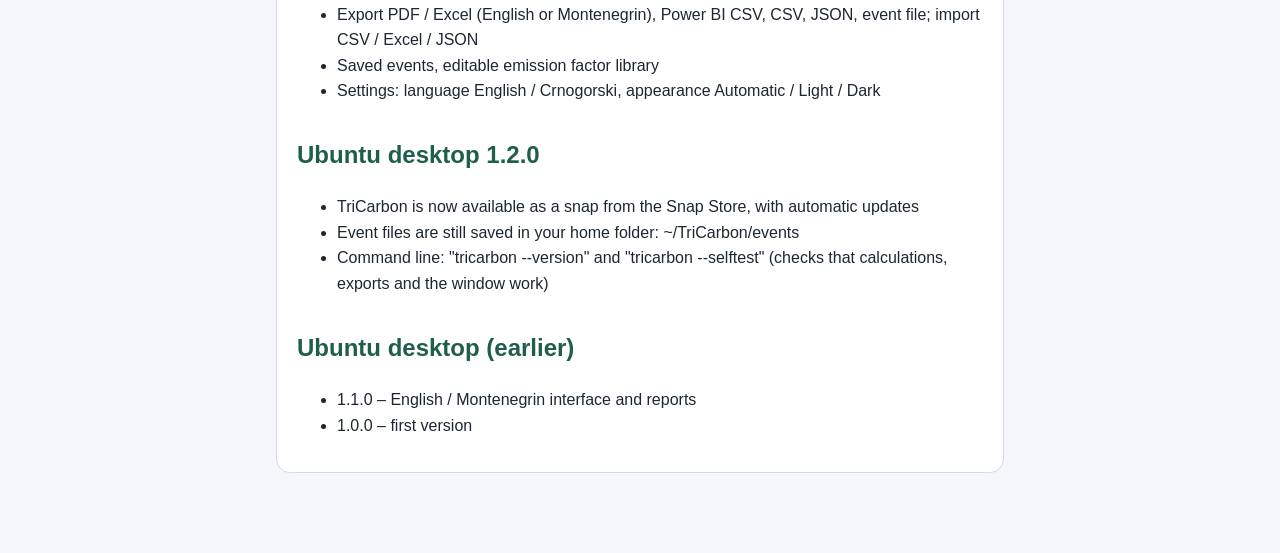
<file: whats-new.html>
<!doctype html><html lang="en"><head><meta charset="utf-8"><meta name="viewport" content="width=device-width,initial-scale=1">
<title>TriCarbon – What&#x27;s new</title><link rel="stylesheet" href="style.css"></head><body><main>
<header><img src="icon.png" alt=""><div><h1>What&#x27;s new</h1><p class="sub">Version 1.3.2 and earlier versions</p></div></header>
<nav class="card"><a href="index.html">Home</a> · <a href="whats-new.html">What's new</a> · <a href="testing.html">How to test</a> ·
<a href="app-store.html">App Store texts</a> · <a href="support.html">Support</a> · <a href="privacy.html">Privacy</a></nav>
<div class="card"><h2>Version 1.3.2</h2><ul><li>New: the app tells you when a newer version is available (at most one check a day of the public version list; nothing about you is sent)</li></ul>
<p><strong>Please test:</strong> Install the update, open the app and wait a few seconds: no banner should appear, because 1.3.2 is the newest version. The banner (&quot;Version X is available&quot; with Update and an x) appears only when a newer version is live; Update opens the App Store page and x hides it for that version. Switch the language to Montenegrin and check the app as usual. Everything else works as in 1.3.1.</p></div>
<div class="card"><h2>1.3.2</h2>
<ul>
<li>New: the app tells you when a newer version is available (at most one check a day of the public version list; nothing about you is sent)</li>
</ul>
<h2>Ubuntu desktop 1.3.2</h2>
<ul>
<li>New: the app tells you when a newer version is available (at most one check a day of the public version list; nothing about you is sent)</li>
<li>Help › Check for updates checks right away</li>
<li>The snap now has the network permission (only for this check)</li>
</ul>
<h2>Windows 1.3.2</h2>
<ul>
<li>New: the app tells you when a newer version is available (at most one check a day of the public version list; nothing about you is sent)</li>
<li>Help › Check for updates checks right away</li>
</ul>
<h2>1.3.1</h2>
<ul>
<li>Added a condition to the terms of use: reports that are shared publicly must name the TriCarbon app as their source and mention the website www.trisport.me</li>
</ul>
<h2>Ubuntu desktop 1.3.1</h2>
<ul>
<li>Added a condition to the terms of use: reports that are shared publicly must name the TriCarbon app as their source and mention the website www.trisport.me</li>
</ul>
<h2>Windows 1.3.1</h2>
<ul>
<li>Added a condition to the terms of use: reports that are shared publicly must name the TriCarbon app as their source and mention the website www.trisport.me</li>
</ul>
<h2>Windows 1.3.0 – first Windows version</h2>
<ul>
<li>First Windows version of TriCarbon – the same calculations, exports and files as the Ubuntu and iPhone apps</li>
<li>Light / Dark / Automatic theme (View menu); Automatic follows the Windows app mode, including the title bar</li>
<li>Events are saved in Documents\TriCarbon\events, settings in %APPDATA%\TriCarbon</li>
<li>PDF reports print Montenegrin letters (č ć đ š ž) with the Windows Segoe UI font</li>
<li>Microsoft Store package (.msix), installer (.exe) and portable ZIP</li>
</ul>
<h2>1.3.0</h2>
<ul>
<li>Emission factors updated to the official UK 2026 values where they could be checked (travel, flights, fuels, electricity, water, waste, freight); unchecked rows are labelled</li>
<li>About 70 new inventory items: more food and drink, flight classes, metro, minibus, e-bike, helicopter and boat fuel, wetsuits, tents, stages, barriers, bike racks, timing, LED screens, pool hire, live stream, more recycling routes</li>
<li>Because factors changed, the sample event now totals 76.15 t (was 82.95 t); your saved events keep their own factors until you choose Re-apply to inventory</li>
<li>English is now the default language; Montenegrin is one tap away in the language menu</li>
<li>Link to the TriSport website (www.trisport.me)</li>
<li>This What&#x27;s new screen, shown once after each update</li>
</ul>
<h2>Ubuntu desktop 1.3.0</h2>
<ul>
<li>Emission factors updated to the official UK 2026 values where they could be checked (travel, flights, fuels, electricity, water, waste, freight); unchecked rows are labelled</li>
<li>About 70 new inventory items: more food and drink, flight classes, metro, minibus, e-bike, helicopter and boat fuel, wetsuits, tents, stages, barriers, bike racks, timing, LED screens, pool hire, live stream, more recycling routes</li>
<li>Because factors changed, the sample event now totals 76.15 t (was 82.95 t); your saved events keep their own factors until you choose Re-apply to inventory</li>
<li>English is now the default language; Montenegrin is one tap away in the language menu</li>
<li>Link to the TriSport website (www.trisport.me)</li>
<li>This What&#x27;s new screen, shown once after each update</li>
<li>New on Ubuntu: Light / Dark / Automatic theme (View menu)</li>
</ul>
<h2>1.1.2</h2>
<ul>
<li>TriCarbon is now an iPhone app (on iPad it runs in iPhone mode) – no changes to features or calculations</li>
<li>App Store listing completed for review: phone contact, links to the public TriCarbon site, &quot;What&#x27;s new&quot; in TestFlight</li>
</ul>
<h2>1.1.1</h2>
<ul>
<li>TestFlight now shows the &quot;What&#x27;s new&quot; list under &quot;What to Test&quot; for every build</li>
<li>More → About: &quot;Website and support&quot; and &quot;Privacy policy&quot; open the new public TriCarbon site (bsurbatowitz-del.github.io/tricarbon-info)</li>
<li>Public site with the full description, What&#x27;s new, how to test, App Store texts, support and privacy policy</li>
</ul>
<h2>1.1.0 – first iPhone version (TestFlight build 7)</h2>
<ul>
<li>First iPhone version of TriCarbon (same calculations as the Ubuntu app – results are identical)</li>
<li>Event tab: event details, competitors, spectators, staff, volunteers, officials, base year and per-competitor target</li>
<li>Inventory tab: about 110 ready-made items plus your own lines; travel estimator</li>
<li>ISO 14001 tab: aspects register with severity × likelihood scoring and significance</li>
<li>Results tab: per competitor, per competitor + spectator, per spectator, per staff/volunteer, per person and event totals; charts, uncertainty, recommendations</li>
<li>Export PDF / Excel (English or Montenegrin), Power BI CSV, CSV, JSON, event file; import CSV / Excel / JSON</li>
<li>Saved events, editable emission factor library</li>
<li>Settings: language English / Crnogorski, appearance Automatic / Light / Dark</li>
</ul>
<h2>Ubuntu desktop 1.2.0</h2>
<ul>
<li>TriCarbon is now available as a snap from the Snap Store, with automatic updates</li>
<li>Event files are still saved in your home folder: ~/TriCarbon/events</li>
<li>Command line: &quot;tricarbon --version&quot; and &quot;tricarbon --selftest&quot; (checks that calculations, exports and the window work)</li>
</ul>
<h2>Ubuntu desktop (earlier)</h2>
<ul>
<li>1.1.0 – English / Montenegrin interface and reports</li>
<li>1.0.0 – first version</li>
</ul></div>
</main></body></html>
</file>
<file: style.css>
:root{--brand:#1f5f4a;--accent:#2a7a60;--ink:#1d2733;--muted:#5b6573;--bg:#f4f6f9;--card:#fff;--line:#d5dbe3}
@media (prefers-color-scheme:dark){:root{--ink:#e7ecf3;--muted:#a3adba;--bg:#11161d;--card:#1a212b;--line:#2c3644;--brand:#6bc79e;--accent:#8fd6b4}}
*{box-sizing:border-box}body{margin:0;font:16px/1.6 -apple-system,BlinkMacSystemFont,"Segoe UI",Roboto,sans-serif;color:var(--ink);background:var(--bg)}
main{max-width:760px;margin:0 auto;padding:32px 16px 64px}header{display:flex;gap:16px;align-items:center;margin-bottom:24px}
header img{width:72px;height:72px;border-radius:16px}h1{margin:0;font-size:28px;color:var(--brand)}h2{color:var(--brand);margin-top:32px}
.sub{color:var(--muted);margin:2px 0 0}.card{background:var(--card);border:1px solid var(--line);border-radius:14px;padding:18px 20px;margin:16px 0}
a{color:var(--accent)}nav{display:flex;gap:16px;flex-wrap:wrap;margin:8px 0 24px}small{color:var(--muted)}
</file>
